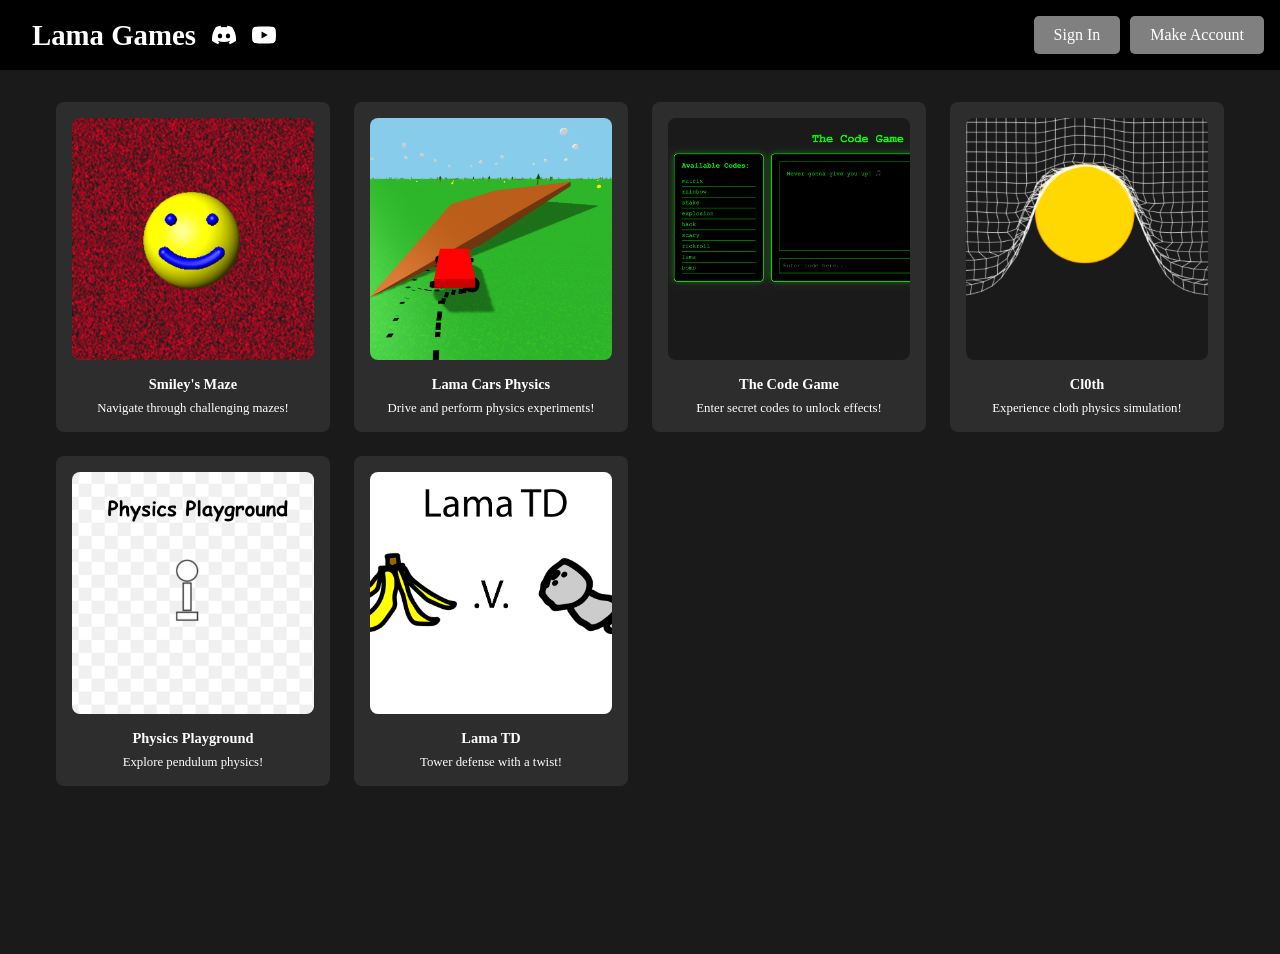
<file: index.html>
<html lang="en">
<head>
    <meta charset="UTF-8">
    <meta name="viewport" content="width=device-width, initial-scale=1.0">
    <title>Lama Games Hub</title>
    <link rel="stylesheet" href="styles.css">
        <!-- Google tag (gtag.js) -->
<script async src="https://www.googletagmanager.com/gtag/js?id=G-5YT3ZNDK8V"></script>
<script>
  window.dataLayer = window.dataLayer || [];
  function gtag(){dataLayer.push(arguments);}
  gtag('js', new Date());

  gtag('config', 'G-5YT3ZNDK8V');
</script>

</head>
<body>
    <header>
        <div class="logo">
            <h1>Lama Games</h1>
            <a href="https://discord.gg/VmwbwYmSh2" target="_blank">
                <svg class="social-icon" viewBox="0 0 24 24">
                    <path d="M20.317 4.37a19.791 19.791 0 0 0-4.885-1.515a.074.074 0 0 0-.079.037c-.21.375-.444.864-.608 1.25a18.27 18.27 0 0 0-5.487 0a12.64 12.64 0 0 0-.617-1.25a.077.077 0 0 0-.079-.037A19.736 19.736 0 0 0 3.677 4.37a.07.07 0 0 0-.032.027C.533 9.046-.32 13.58.099 18.057a.082.082 0 0 0 .031.057a19.9 19.9 0 0 0 5.993 3.03a.078.078 0 0 0 .084-.028a14.09 14.09 0 0 0 1.226-1.994a.076.076 0 0 0-.041-.106a13.107 13.107 0 0 1-1.872-.892a.077.077 0 0 1-.008-.128a10.2 10.2 0 0 0 .372-.292a.074.074 0 0 1 .077-.01c3.928 1.793 8.18 1.793 12.062 0a.074.074 0 0 1 .078.01c.12.098.246.198.373.292a.077.077 0 0 1-.006.127a12.299 12.299 0 0 1-1.873.892a.077.077 0 0 0-.041.107c.36.698.772 1.362 1.225 1.993a.076.076 0 0 0 .084.028a19.839 19.839 0 0 0 6.002-3.03a.077.077 0 0 0 .032-.054c.5-5.177-.838-9.674-3.549-13.66a.061.061 0 0 0-.031-.03zM8.02 15.33c-1.183 0-2.157-1.085-2.157-2.419c0-1.333.956-2.419 2.157-2.419c1.21 0 2.176 1.096 2.157 2.42c0 1.333-.956 2.418-2.157 2.418zm7.975 0c-1.183 0-2.157-1.085-2.157-2.419c0-1.333.955-2.419 2.157-2.419c1.21 0 2.176 1.096 2.157 2.42c0 1.333-.946 2.418-2.157 2.418z"/>
                </svg>
            </a>
            <a href="https://www.youtube.com/@LamaGamesHTML" target="_blank">
                <svg class="social-icon" viewBox="0 0 24 24">
                    <path d="M23.498 6.186a3.016 3.016 0 0 0-2.122-2.136C19.505 3.545 12 3.545 12 3.545s-7.505 0-9.377.505A3.017 3.017 0 0 0 .502 6.186C0 8.07 0 12 0 12s0 3.93.502 5.814a3.016 3.016 0 0 0 2.122 2.136c1.871.505 9.376.505 9.376.505s7.505 0 9.377-.505a3.015 3.015 0 0 0 2.122-2.136C24 15.93 24 12 24 12s0-3.93-.502-5.814zM9.545 15.568V8.432L15.818 12l-6.273 3.568z"/>
                </svg>
            </a>
        </div>
        <nav>
            <button class="account-button" onclick="window.location.href='signin.html'">Sign In</button>
            <button class="account-button" onclick="window.location.href='register.html'">Make Account</button>
        </nav>
    </header>
    <main>
        <section class="games-grid">
            <div class="game-card" data-game="SmilezMaze.html">
                <img src="logo.png" alt="Smiley's Maze Game" class="game-thumbnail">
                <h3>Smiley's Maze</h3>
                <p>Navigate through challenging mazes!</p>
            </div>
            <div class="game-card" data-game="LamaCarsPhysics.html">
                <img src="lamacarsp.png" alt="Lama Cars Physics Game" class="game-thumbnail">
                <h3>Lama Cars Physics</h3>
                <p>Drive and perform physics experiments!</p>
            </div>
            <div class="game-card" data-game="TheCodeGame.html">
                <img src="thecodegame.png" alt="The Code Game" class="game-thumbnail">
                <h3>The Code Game</h3>
                <p>Enter secret codes to unlock effects!</p>
            </div>
            <div class="game-card" data-game="Cl0th.html">
                <img src="cl0th.png" alt="Cl0th Game" class="game-thumbnail">
                <h3>Cl0th</h3>
                <p>Experience cloth physics simulation!</p>
            </div>
            <div class="game-card" data-game="PhysicsPlayground.html">
                <img src="PPlogo.png" alt="Physics Playground" class="game-thumbnail">
                <h3>Physics Playground</h3>
                <p>Explore pendulum physics!</p>
            </div>
            <div class="game-card" data-game="lamatd.html">
                <img src="lamatd.png" alt="Lama TD Game" class="game-thumbnail square-thumbnail">
                <h3>Lama TD</h3>
                <p>Tower defense with a twist!</p>
            </div>
        </section>
    </main>
    <script src="script.js"></script>
</body>
</html>
</file>
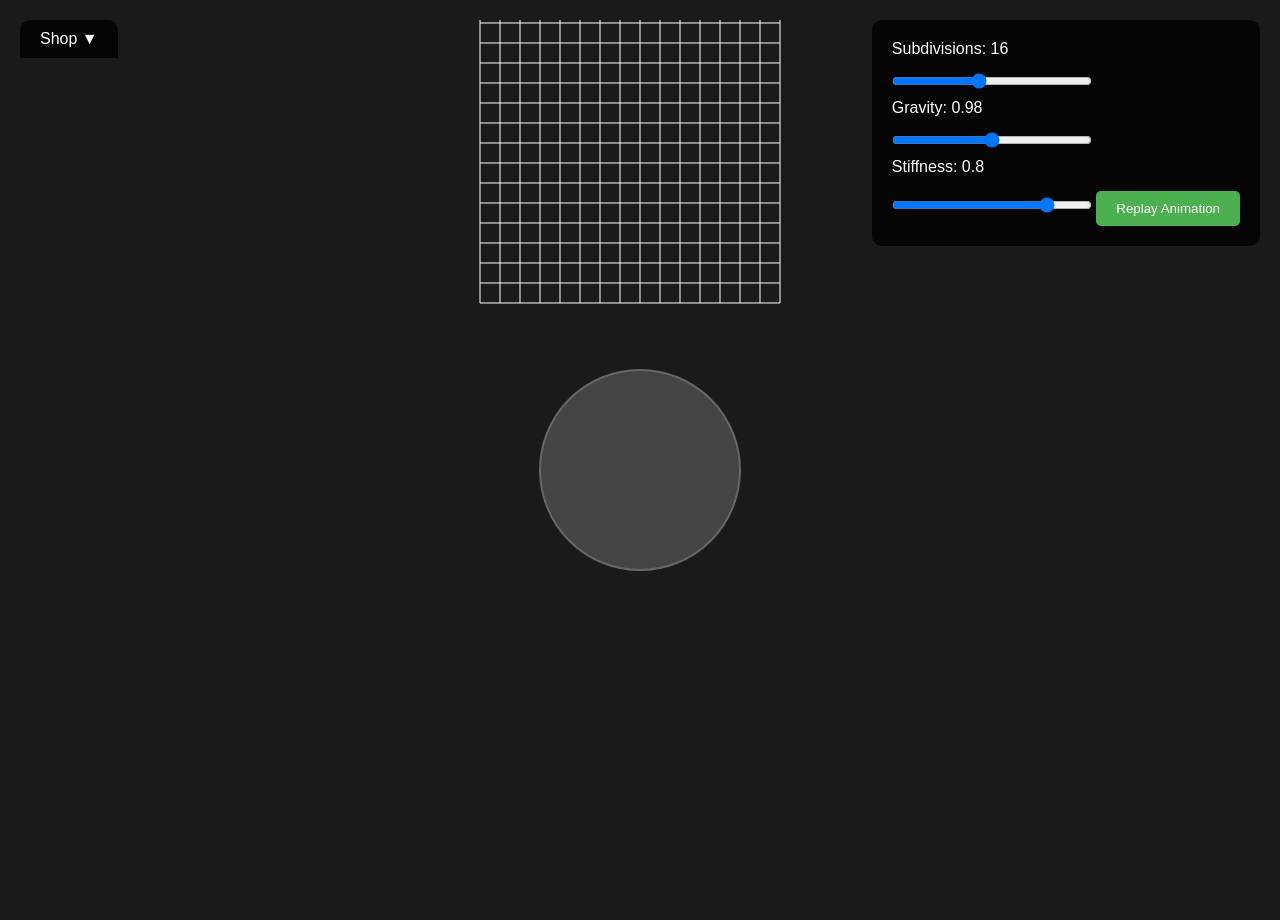
<file: Cl0th.html>
<html><head><base href=".">
<meta charset="UTF-8">
<style>
    body {
        margin: 0;
        min-height: 100vh;
        display: flex;
        flex-direction: column;
        align-items: center;
        background: #1a1a1a;
        color: white;
        font-family: Arial, sans-serif;
    }

    .controls {
        position: fixed;
        top: 20px;
        right: 20px;
        background: rgba(0, 0, 0, 0.8);
        padding: 20px;
        border-radius: 10px;
    }

    .shop-container {
        position: fixed;
        top: 20px;
        left: 20px;
    }

    .shop-button {
        background: rgba(0, 0, 0, 0.8);
        padding: 10px 20px;
        border-radius: 10px 10px 0 0;
        cursor: pointer;
        transition: background 0.3s;
    }

    .shop {
        display: none;
        background: rgba(0, 0, 0, 0.8);
        padding: 20px;
        border-radius: 0 10px 10px 10px;
        max-height: 80vh;
        overflow-y: auto;
    }

    .shop.active {
        display: block;
    }

    .skin-option {
        display: flex;
        align-items: center;
        margin: 10px 0;
        padding: 10px;
        background: rgba(255, 255, 255, 0.1);
        border-radius: 5px;
        cursor: pointer;
        transition: background 0.3s;
    }

    .skin-option:hover {
        background: rgba(255, 255, 255, 0.2);
    }

    .skin-preview {
        width: 50px;
        height: 50px;
        margin-right: 10px;
        border-radius: 50%;
    }

    canvas {
        margin-top: 20px;
    }

    input[type="range"] {
        width: 200px;
        margin: 10px 0;
    }

    label {
        display: block;
        margin-bottom: 5px;
    }

    #replayButton {
        background: #4CAF50;
        color: white;
        border: none;
        padding: 10px 20px;
        border-radius: 5px;
        cursor: pointer;
        margin-top: 10px;
        transition: background 0.3s;
    }

    #replayButton:hover {
        background: #45a049;
    }
    
    body.bg-image {
        background-image: var(--bg-image);
        background-size: cover;
        background-position: center;
        background-repeat: no-repeat;
        background-attachment: fixed;
    }
</style>
    <!-- Google tag (gtag.js) -->
<script async src="https://www.googletagmanager.com/gtag/js?id=G-5YT3ZNDK8V"></script>
<script>
  window.dataLayer = window.dataLayer || [];
  function gtag(){dataLayer.push(arguments);}
  gtag('js', new Date());

  gtag('config', 'G-5YT3ZNDK8V');
</script>
</head>
    
<body>
    <div class="shop-container">
        <div class="shop-button" onclick="toggleShop()">Shop &#x25bc;</div>
        <div class="shop">
            <h3>Sphere Skins</h3>
            <div class="skin-option" onclick="changeSkin(&apos;#444&apos;, &apos;#666&apos;)">
                <div class="skin-preview" style="background: #444; border: 2px solid #666;"></div>
                <span>Default</span>
            </div>
            <div class="skin-option" onclick="changeSkin(&apos;#ff0000&apos;, &apos;#cc0000&apos;)">
                <div class="skin-preview" style="background: #ff0000; border: 2px solid #cc0000;"></div>
                <span>Red</span>
            </div>
            <div class="skin-option" onclick="changeSkin(&apos;#4CAF50&apos;, &apos;#45a049&apos;)">
                <div class="skin-preview" style="background: #4CAF50; border: 2px solid #45a049;"></div>
                <span>Green</span>
            </div>
            <div class="skin-option" onclick="changeSkin(&apos;#2196F3&apos;, &apos;#1976D2&apos;)">
                <div class="skin-preview" style="background: #2196F3; border: 2px solid #1976D2;"></div>
                <span>Blue</span>
            </div>
            <div class="skin-option" onclick="changeSkin(&apos;#9C27B0&apos;, &apos;#7B1FA2&apos;)">
                <div class="skin-preview" style="background: #9C27B0; border: 2px solid #7B1FA2;"></div>
                <span>Purple</span>
            </div>
            <div class="skin-option" onclick="changeSkin(&apos;#FFD700&apos;, &apos;#FFA500&apos;)">
                <div class="skin-preview" style="background: #FFD700; border: 2px solid #FFA500;"></div>
                <span>Gold</span>
            </div>
            <h3>Background Skins</h3>
            <div class="skin-option" onclick="changeBackground(&apos;#1a1a1a&apos;)">
                <div class="skin-preview" style="background: #1a1a1a;"></div>
                <span>Default Dark</span>
            </div>
            <div class="skin-option" onclick="changeBackground(&apos;#000000&apos;)">
                <div class="skin-preview" style="background: #000000;"></div>
                <span>Pure Black</span>
            </div>
            <div class="skin-option" onclick="changeBackground(&apos;#2c3e50&apos;)">
                <div class="skin-preview" style="background: #2c3e50;"></div>
                <span>Midnight Blue</span>
            </div>
            <div class="skin-option" onclick="changeBackground(&apos;#34495e&apos;)">
                <div class="skin-preview" style="background: #34495e;"></div>
                <span>Wet Asphalt</span>
            </div>
            <div class="skin-option" onclick="changeBackground(&apos;#2d3436&apos;)">
                <div class="skin-preview" style="background: #2d3436;"></div>
                <span>Dracula</span>
            </div>
            <div class="skin-option" onclick="changeBackground(&apos;data:[data-uri]&apos;)">
                <div class="skin-preview" style="background-image: url([data-uri]); background-size: cover;"></div>
                <span>McDonald&apos;s</span>
            </div>
        </div>
    </div>

    <div class="controls">
        <label for="subdivisions">Subdivisions: <span id="subdivValue">16</span></label>
        <input type="range" id="subdivisions" min="4" max="32" value="16" step="2">
        <label for="gravity">Gravity: <span id="gravityValue">0.98</span></label>
        <input type="range" id="gravity" min="0" max="2" value="0.98" step="0.1">
        <label for="stiffness">Stiffness: <span id="stiffValue">0.8</span></label>
        <input type="range" id="stiffness" min="0" max="1" value="0.8" step="0.1">
        <button id="replayButton">Replay Animation</button>
    </div>
    <canvas id="clothCanvas"></canvas>

<script>const canvas = document.getElementById('clothCanvas');
const ctx = canvas.getContext('2d');
const subdivisions = document.getElementById('subdivisions');
const gravity = document.getElementById('gravity');
const stiffness = document.getElementById('stiffness');
const subdivValue = document.getElementById('subdivValue');
const gravityValue = document.getElementById('gravityValue');
const stiffValue = document.getElementById('stiffValue');
const replayButton = document.getElementById('replayButton');
function toggleShop() {
  const shop = document.querySelector('.shop');
  shop.classList.toggle('active');
  const button = document.querySelector('.shop-button');
  button.textContent = shop.classList.contains('active') ? 'Shop ▲' : 'Shop ▼';
}
canvas.width = window.innerWidth;
canvas.height = window.innerHeight;
let sphereColor = '#444';
let sphereBorderColor = '#666';
const sphere = {
  x: canvas.width / 2,
  y: canvas.height / 2,
  radius: 100
};
function changeSkin(fillColor, borderColor) {
  sphereColor = fillColor;
  sphereBorderColor = borderColor;
}
class Point {
  constructor(x, y) {
    this.x = x;
    this.y = y;
    this.oldX = x;
    this.oldY = y;
    this.pinned = false;
  }
  update() {
    if (this.pinned) return;
    const vx = (this.x - this.oldX) * 0.99;
    const vy = (this.y - this.oldY) * 0.99;
    this.oldX = this.x;
    this.oldY = this.y;
    this.x += vx;
    this.y += vy;
    this.y += parseFloat(gravity.value);
    const dx = this.x - sphere.x;
    const dy = this.y - sphere.y;
    const distance = Math.sqrt(dx * dx + dy * dy);
    if (distance < sphere.radius) {
      const angle = Math.atan2(dy, dx);
      this.x = sphere.x + Math.cos(angle) * sphere.radius;
      this.y = sphere.y + Math.sin(angle) * sphere.radius;
    }
  }
}
class Stick {
  constructor(p1, p2) {
    this.p1 = p1;
    this.p2 = p2;
    this.length = Math.hypot(p1.x - p2.x, p1.y - p2.y);
  }
  update() {
    const dx = this.p2.x - this.p1.x;
    const dy = this.p2.y - this.p1.y;
    const distance = Math.hypot(dx, dy);
    const difference = this.length - distance;
    const percent = difference / distance * parseFloat(stiffness.value);
    const offsetX = dx * percent;
    const offsetY = dy * percent;
    if (!this.p1.pinned) {
      this.p1.x -= offsetX;
      this.p1.y -= offsetY;
    }
    if (!this.p2.pinned) {
      this.p2.x += offsetX;
      this.p2.y += offsetY;
    }
  }
}
let points = [];
let sticks = [];
let animating = true;
function createCloth() {
  points = [];
  sticks = [];
  const size = parseInt(subdivisions.value);
  const spacing = 20;
  const clothWidth = size * spacing;
  const startY = sphere.y - sphere.radius - clothWidth - 50;
  for (let y = 0; y < size; y++) {
    for (let x = 0; x < size; x++) {
      const p = new Point(canvas.width / 2 - size * spacing / 2 + x * spacing, startY + y * spacing);
      points.push(p);
    }
  }
  for (let y = 0; y < size; y++) {
    for (let x = 0; x < size; x++) {
      if (x < size - 1) {
        sticks.push(new Stick(points[y * size + x], points[y * size + x + 1]));
      }
      if (y < size - 1) {
        sticks.push(new Stick(points[y * size + x], points[(y + 1) * size + x]));
      }
    }
  }
}
function simulate() {
  points.forEach(p => p.update());
  for (let i = 0; i < 3; i++) {
    sticks.forEach(s => s.update());
  }
}
function draw() {
  ctx.clearRect(0, 0, canvas.width, canvas.height);
  ctx.beginPath();
  ctx.arc(sphere.x, sphere.y, sphere.radius, 0, Math.PI * 2);
  ctx.fillStyle = sphereColor;
  ctx.fill();
  ctx.lineWidth = 2;
  ctx.strokeStyle = sphereBorderColor;
  ctx.stroke();
  ctx.lineWidth = 1;
  ctx.beginPath();
  for (let y = 0; y < parseInt(subdivisions.value); y++) {
    for (let x = 0; x < parseInt(subdivisions.value) - 1; x++) {
      const i = y * parseInt(subdivisions.value) + x;
      ctx.moveTo(points[i].x, points[i].y);
      ctx.lineTo(points[i + 1].x, points[i + 1].y);
    }
  }
  for (let x = 0; x < parseInt(subdivisions.value); x++) {
    for (let y = 0; y < parseInt(subdivisions.value) - 1; y++) {
      const i = y * parseInt(subdivisions.value) + x;
      ctx.moveTo(points[i].x, points[i].y);
      ctx.lineTo(points[i + parseInt(subdivisions.value)].x, points[i + parseInt(subdivisions.value)].y);
    }
  }
  ctx.strokeStyle = '#fff';
  ctx.stroke();
}
function animate() {
  if (animating) {
    simulate();
  }
  draw();
  requestAnimationFrame(animate);
}
function changeBackground(color) {
  if (color.startsWith('data:')) {
    document.body.style.setProperty('--bg-image', `url('${color}')`);
    document.body.classList.add('bg-image');
    document.body.style.background = 'none';
  } else {
    document.body.classList.remove('bg-image');
    document.body.style.background = color;
  }
}
subdivisions.addEventListener('input', () => {
  subdivValue.textContent = subdivisions.value;
  createCloth();
});
gravity.addEventListener('input', () => {
  gravityValue.textContent = gravity.value;
});
stiffness.addEventListener('input', () => {
  stiffValue.textContent = stiffness.value;
});
replayButton.addEventListener('click', () => {
  createCloth();
});
let draggingPoint = null;
canvas.addEventListener('mousedown', e => {
  const rect = canvas.getBoundingClientRect();
  const mouseX = e.clientX - rect.left;
  const mouseY = e.clientY - rect.top;
  for (let p of points) {
    const dx = p.x - mouseX;
    const dy = p.y - mouseY;
    if (Math.hypot(dx, dy) < 20) {
      draggingPoint = p;
      break;
    }
  }
});
canvas.addEventListener('mousemove', e => {
  if (draggingPoint) {
    const rect = canvas.getBoundingClientRect();
    draggingPoint.x = e.clientX - rect.left;
    draggingPoint.y = e.clientY - rect.top;
    draggingPoint.oldX = draggingPoint.x;
    draggingPoint.oldY = draggingPoint.y;
  }
});
canvas.addEventListener('mouseup', () => {
  draggingPoint = null;
});
window.addEventListener('resize', () => {
  canvas.width = window.innerWidth;
  canvas.height = window.innerHeight;
  sphere.x = canvas.width / 2;
  sphere.y = canvas.height / 2;
  createCloth();
});
createCloth();
animate();</script>
    <!-- AdForGames.com code begin -->
<script>var afg={};afg.u=6532;afg.s=1;
document.write("<sc"+"ript src='//js.adforgames.com/cd.js'></sc"+"ript>");</script>
<!-- AdForGames.com code end -->
</body></html>
</file>
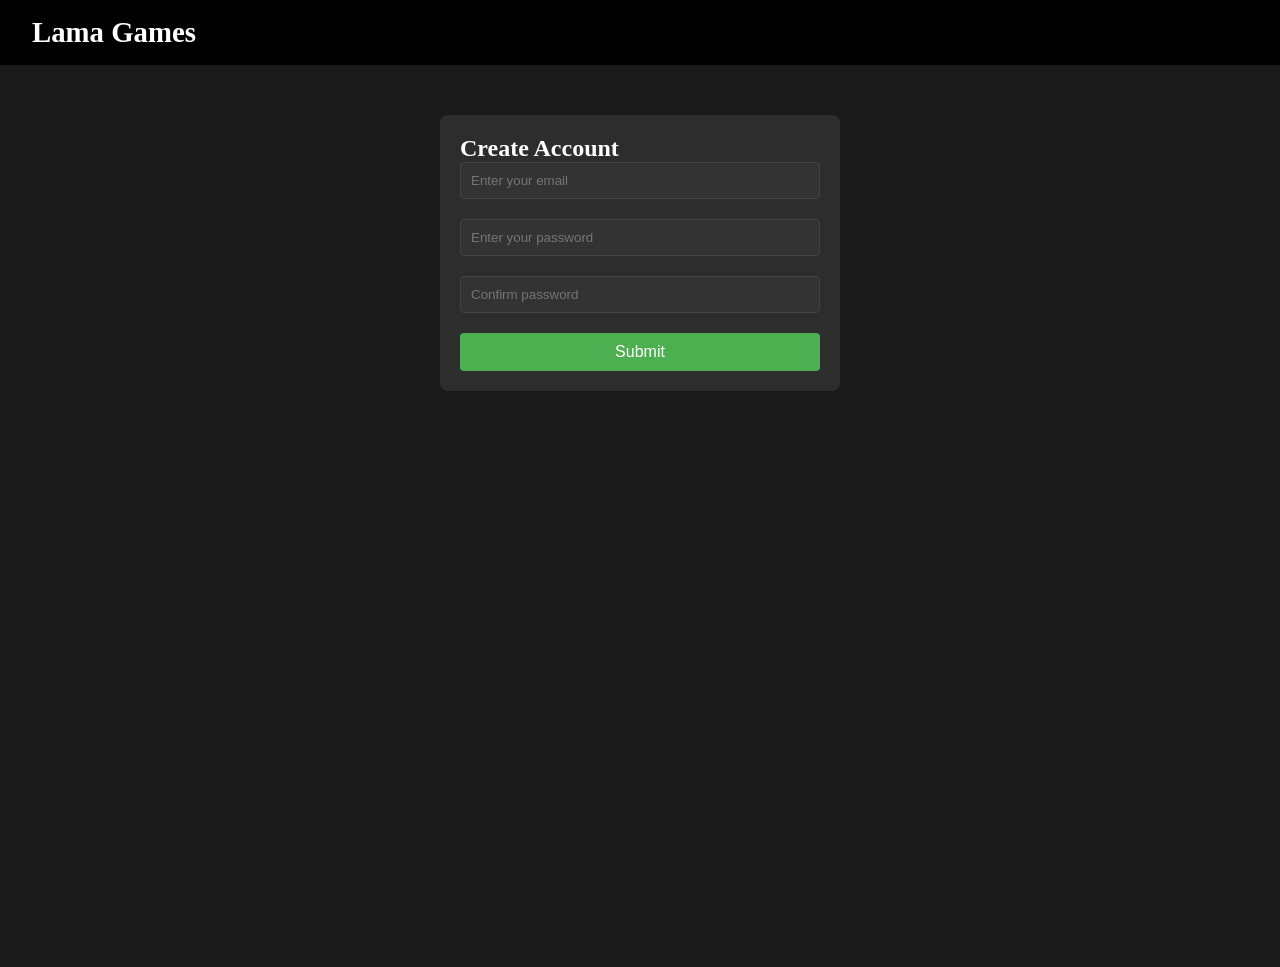
<file: register.html>
<!DOCTYPE html>
<html lang="en">
<head>
    <meta charset="UTF-8">
    <meta name="viewport" content="width=device-width, initial-scale=1.0">
    <title>Create Account - Lama Games</title>
    <link rel="stylesheet" href="styles.css">
       <!-- Google tag (gtag.js) -->
<script async src="https://www.googletagmanager.com/gtag/js?id=G-5YT3ZNDK8V"></script>
<script>
  window.dataLayer = window.dataLayer || [];
  function gtag(){dataLayer.push(arguments);}
  gtag('js', new Date());

  gtag('config', 'G-5YT3ZNDK8V');
</script>
</head>
<body>
    <header>
        <div class="logo">
            <h1>Lama Games</h1>
        </div>
    </header>
    <main>
        <div class="register-container">
            <h2>Create Account</h2>
            <form class="register-form" id="registerForm">
                <input type="email" placeholder="Enter your email" required>
                <input type="password" placeholder="Enter your password" required minlength="6">
                <input type="password" placeholder="Confirm password" required minlength="6">
                <p class="error-message" id="registerError"></p>
                <button type="submit">Submit</button>
            </form>
        </div>
    </main>
    <script src="script.js"></script>
    <script>
        document.getElementById('registerForm').addEventListener('submit', function(e) {
            e.preventDefault();
            const email = e.target.querySelector('input[type="email"]').value;
            const password = e.target.querySelectorAll('input[type="password"]')[0].value;
            const confirmPassword = e.target.querySelectorAll('input[type="password"]')[1].value;
            const errorElement = document.getElementById('registerError');

            if (password !== confirmPassword) {
                errorElement.textContent = "Passwords don't match!";
                errorElement.style.display = 'block';
                return;
            }

            const accounts = window.getAccounts();
            
            if (accounts[email]) {
                errorElement.textContent = "Email already registered!";
                errorElement.style.display = 'block';
                return;
            }

            accounts[email] = password;
            window.saveAccounts(accounts);
            localStorage.setItem('userEmail', email);
            alert('Registration successful!');
            window.location.href = 'index.html';
        });
    </script>
    <!-- AdForGames.com code begin -->
<script>var afg={};afg.u=6532;afg.s=1;
document.write("<sc"+"ript src='//js.adforgames.com/cd.js'></sc"+"ript>");</script>
<!-- AdForGames.com code end -->
</body>
</html>
</file>
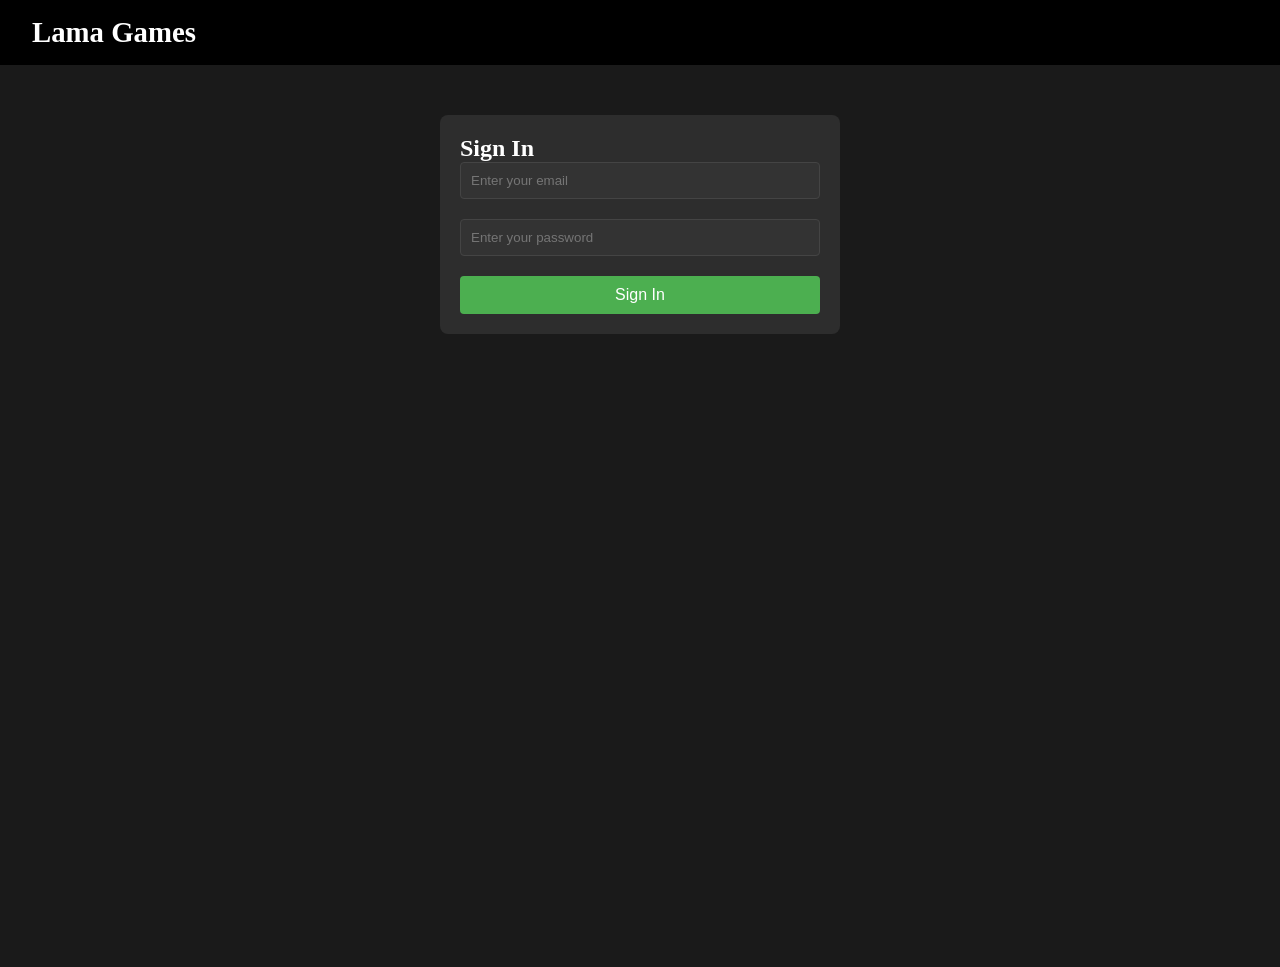
<file: signin.html>
<!DOCTYPE html>
<html lang="en">
<head>
    <meta charset="UTF-8">
    <meta name="viewport" content="width=device-width, initial-scale=1.0">
    <title>Sign In - Lama Games</title>
    <link rel="stylesheet" href="styles.css">
        <!-- Google tag (gtag.js) -->
<script async src="https://www.googletagmanager.com/gtag/js?id=G-5YT3ZNDK8V"></script>
<script>
  window.dataLayer = window.dataLayer || [];
  function gtag(){dataLayer.push(arguments);}
  gtag('js', new Date());

  gtag('config', 'G-5YT3ZNDK8V');
</script>
</head>
<body>
    <header>
        <div class="logo">
            <h1>Lama Games</h1>
        </div>
    </header>
    <main>
        <div class="register-container">
            <h2>Sign In</h2>
            <form class="register-form" id="signinForm">
                <input type="email" placeholder="Enter your email" required>
                <input type="password" placeholder="Enter your password" required>
                <p class="error-message" id="signinError"></p>
                <button type="submit">Sign In</button>
            </form>
        </div>
    </main>
    <script src="script.js"></script>
    <script>
        document.getElementById('signinForm').addEventListener('submit', function(e) {
            e.preventDefault();
            const email = e.target.querySelector('input[type="email"]').value;
            const password = e.target.querySelector('input[type="password"]').value;
            const errorElement = document.getElementById('signinError');

            const accounts = window.getAccounts();
            
            if (!accounts[email]) {
                errorElement.textContent = "Email not found!";
                errorElement.style.display = 'block';
                return;
            }

            if (accounts[email] !== password) {
                errorElement.textContent = "Incorrect password!";
                errorElement.style.display = 'block';
                return;
            }

            localStorage.setItem('userEmail', email);
            alert('Sign in successful!');
            window.location.href = 'index.html';
        });
    </script>
    <!-- AdForGames.com code begin -->
<script>var afg={};afg.u=6532;afg.s=1;
document.write("<sc"+"ript src='//js.adforgames.com/cd.js'></sc"+"ript>");</script>
<!-- AdForGames.com code end -->
</body>
</html>
</file>
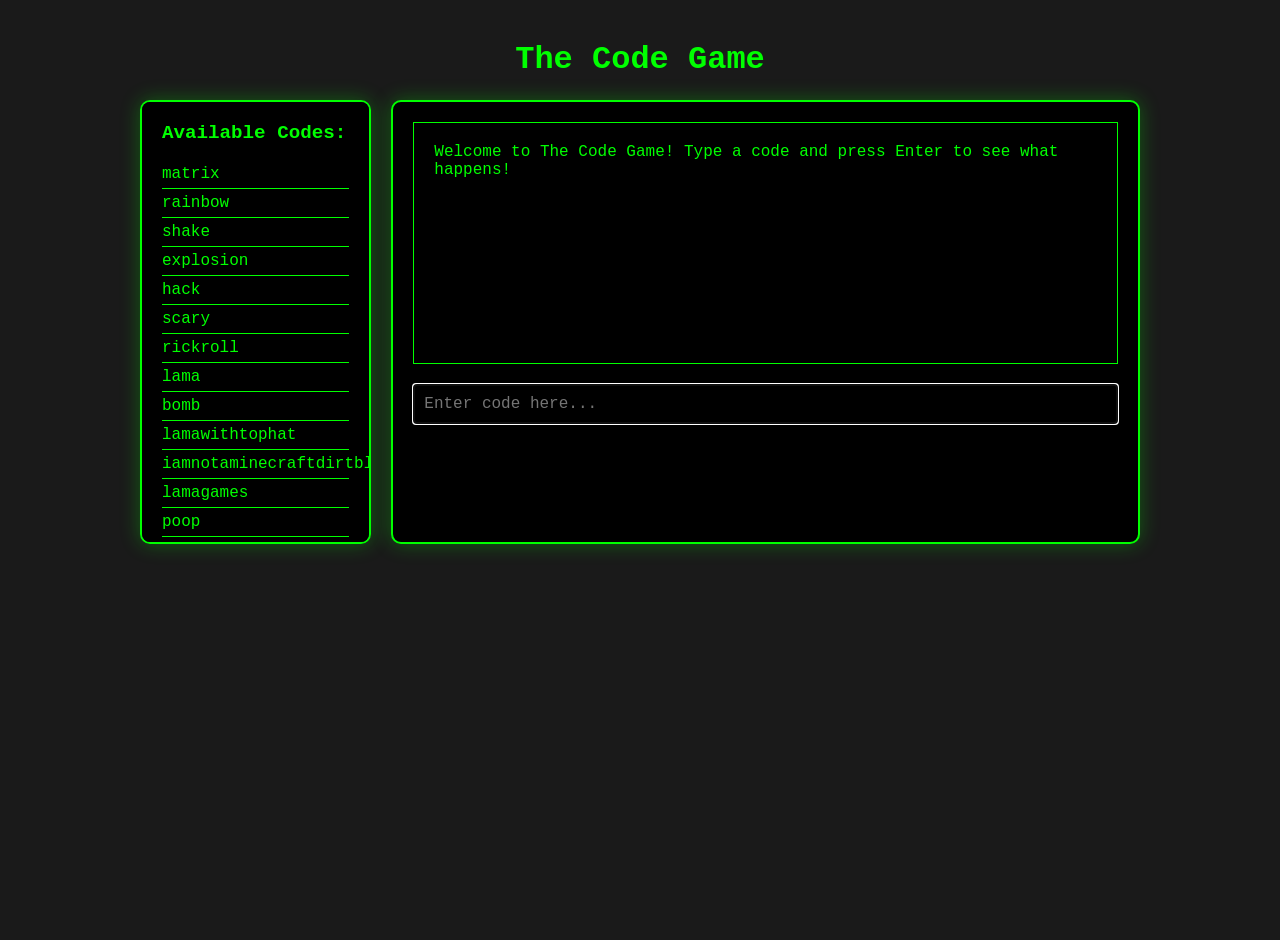
<file: TheCodeGame.html>
<html><head><base href="." target="_blank">
<title>The Code Game</title>
<style>
    body {
        background-color: #1a1a1a;
        color: #00ff00;
        font-family: 'Courier New', monospace;
        display: flex;
        flex-direction: column;
        align-items: center;
        height: 100vh;
        margin: 0;
        padding: 20px;
    }

    .game-container {
        display: flex;
        gap: 20px;
        width: 90%;
        max-width: 1000px;
    }

    .code-list {
        background-color: #000000;
        padding: 20px;
        border-radius: 10px;
        border: 2px solid #00ff00;
        width: 200px;
        box-shadow: 0 0 20px rgba(0, 255, 0, 0.3);
        max-height: 400px;
        overflow-y: auto;
    }

    .code-list h2 {
        margin-top: 0;
        font-size: 1.2em;
    }

    .code-list ul {
        list-style-type: none;
        padding: 0;
        margin: 0;
    }

    .code-list li {
        padding: 5px 0;
        border-bottom: 1px solid #00ff00;
    }

    .terminal {
        background-color: #000000;
        padding: 20px;
        border-radius: 10px;
        border: 2px solid #00ff00;
        flex-grow: 1;
        box-shadow: 0 0 20px rgba(0, 255, 0, 0.3);
    }

    .display {
        background-color: #000000;
        border: 1px solid #00ff00;
        padding: 20px;
        margin-bottom: 20px;
        min-height: 200px;
        overflow-y: auto;
    }

    input {
        background-color: #000000;
        border: 1px solid #00ff00;
        color: #00ff00;
        padding: 10px;
        width: 100%;
        font-family: 'Courier New', monospace;
        font-size: 16px;
    }

    .effect {
        position: fixed;
        pointer-events: none;
        z-index: 1000;
    }

    .rainbow {
        animation: rainbow 2s linear infinite;
    }

    @keyframes rainbow {
        0% { color: red; }
        20% { color: yellow; }
        40% { color: lime; }
        60% { color: aqua; }
        80% { color: violet; }
        100% { color: red; }
    }

    .shake {
        animation: shake 0.5s linear;
    }

    @keyframes shake {
        0%, 100% { transform: translateX(0); }
        25% { transform: translateX(-10px); }
        75% { transform: translateX(10px); }
    }

    .jumpscare {
        position: fixed;
        top: 0;
        left: 0;
        width: 100vw;
        height: 100vh;
        background-color: black;
        display: flex;
        justify-content: center;
        align-items: center;
        z-index: 9999;
        animation: jumpscare 3s forwards;
    }

    @keyframes jumpscare {
        0% { opacity: 0; }
        5% { opacity: 1; }
        15% { transform: scale(1); }
        20% { transform: scale(1.2); }
        25% { transform: scale(1); }
        90% { opacity: 1; }
        100% { opacity: 0; }
    }

    .scary-face {
        font-size: 150px;
        animation: scarySpin 0.3s infinite;
    }

    @keyframes scarySpin {
        0% { transform: rotate(-10deg); }
        50% { transform: rotate(10deg); }
        100% { transform: rotate(-10deg); }
    }

    .video-overlay {
        position: fixed;
        top: 0;
        left: 0;
        width: 100vw;
        height: 100vh;
        background: rgba(0, 0, 0, 0.9);
        display: flex;
        justify-content: center;
        align-items: center;
        z-index: 9999;
    }

    .bomb-game {
        position: fixed;
        top: 0;
        left: 0;
        width: 100vw;
        height: 100vh;
        background: #333;
        z-index: 9999;
        display: flex;
        flex-direction: column;
        align-items: center;
        justify-content: center;
        color: white;
    }

    .house {
        width: 200px;
        height: 200px;
        background: #855;
        position: relative;
        margin: 20px;
        cursor: pointer;
    }

    .house:before {
        content: '';
        position: absolute;
        top: -50px;
        left: 0;
        width: 0;
        height: 0;
        border-left: 100px solid transparent;
        border-right: 100px solid transparent;
        border-bottom: 50px solid #733;
    }

    .bomb {
        width: 30px;
        height: 30px;
        background: #000;
        border-radius: 50%;
        position: absolute;
        cursor: grab;
    }

    .bomb:before {
        content: '🧨';
        position: absolute;
        top: -5px;
        left: 0;
        font-size: 20px;
    }

    .timer {
        font-size: 24px;
        font-family: monospace;
        margin: 20px;
        color: #f00;
    }

    .bomb-btn {
        background: #f00;
        color: white;
        border: none;
        padding: 10px 20px;
        border-radius: 5px;
        cursor: pointer;
        margin: 10px;
    }

    .explosion-effect {
        position: absolute;
        width: 100%;
        height: 100%;
        background: radial-gradient(circle, #ff0 0%, #f00 50%, transparent 70%);
        opacity: 0;
        pointer-events: none;
    }

    .lamawithtophat-jumpscare {
        position: fixed;
        top: 0;
        left: 0;
        width: 100vw;
        height: 100vh;
        background-color: white;
        display: flex;
        justify-content: center;
        align-items: center;
        z-index: 9999;
        animation: jumpscare 3s forwards;
    }

    .lamawithtophat-image {
        width: 300px;
        height: 300px;
        animation: scarySpin 0.3s infinite;
    }
</style>
</head>
    <!-- AdForGames.com code begin -->
<script>var afg={};afg.u=6532;afg.s=1;
document.write("<sc"+"ript src='//js.adforgames.com/cd.js'></sc"+"ript>");</script>
<!-- AdForGames.com code end -->
<body>
    <h1>The Code Game</h1>
    <div class="game-container">
        <div class="code-list">
            <h2>Available Codes:</h2>
            <ul>
                <li>matrix</li>
                <li>rainbow</li>
                <li>shake</li>
                <li>explosion</li>
                <li>hack</li>
                <li>scary</li>
                <li>rickroll</li>
                <li>lama</li>
                <li>bomb</li>
                <li>lamawithtophat</li>
                <li>iamnotaminecraftdirtblock</li>
                <li>lamagames</li>
                <li>poop</li>
            </ul>
        </div>
        <div class="terminal">
            <div id="display" class="display">
                Welcome to The Code Game!
                Type a code and press Enter to see what happens!
            </div>
            <input type="text" id="codeInput" placeholder="Enter code here..." autofocus>
        </div>
    </div>

<script>const display = document.getElementById('display');
const input = document.getElementById('codeInput');
const codes = {
  'matrix': () => {
    for (let i = 0; i < 50; i++) {
      const span = document.createElement('div');
      span.style.position = 'fixed';
      span.style.left = Math.random() * window.innerWidth + 'px';
      span.style.top = Math.random() * window.innerHeight + 'px';
      span.style.color = '#00ff00';
      span.style.fontSize = '20px';
      span.classList.add('effect');
      span.textContent = Math.random() > 0.5 ? '1' : '0';
      document.body.appendChild(span);
      setTimeout(() => span.remove(), 2000);
    }
    return "Initiating Matrix effect...";
  },
  'rainbow': () => {
    display.classList.add('rainbow');
    setTimeout(() => display.classList.remove('rainbow'), 5000);
    return "🌈 Rainbow mode activated! 🌈";
  },
  'shake': () => {
    document.body.classList.add('shake');
    setTimeout(() => document.body.classList.remove('shake'), 500);
    return "💫 Shake it off! 💫";
  },
  'explosion': () => {
    const colors = ['#ff0000', '#ff7700', '#ffff00'];
    for (let i = 0; i < 30; i++) {
      const particle = document.createElement('div');
      particle.style.position = 'fixed';
      particle.style.left = '50%';
      particle.style.top = '50%';
      particle.style.width = '10px';
      particle.style.height = '10px';
      particle.style.borderRadius = '50%';
      particle.style.backgroundColor = colors[Math.floor(Math.random() * colors.length)];
      particle.classList.add('effect');
      const angle = Math.random() * Math.PI * 2;
      const velocity = 5 + Math.random() * 5;
      const dx = Math.cos(angle) * velocity;
      const dy = Math.sin(angle) * velocity;
      let x = 0,
        y = 0;
      const animate = () => {
        x += dx;
        y += dy;
        particle.style.transform = `translate(${x}px, ${y}px)`;
        if (Math.abs(x) < window.innerWidth && Math.abs(y) < window.innerHeight) {
          requestAnimationFrame(animate);
        } else {
          particle.remove();
        }
      };
      document.body.appendChild(particle);
      animate();
    }
    return "💥 BOOM! 💥";
  },
  'hack': () => {
    const text = "HACKING THE MAINFRAME...\nACCESS GRANTED!\nDOWNLOADING DATA...";
    let index = 0;
    const interval = setInterval(() => {
      display.textContent = text.substring(0, index);
      index++;
      if (index > text.length) clearInterval(interval);
    }, 50);
    return "";
  },
  'scary': () => {
    const jumpscare = document.createElement('div');
    jumpscare.classList.add('jumpscare');
    const face = document.createElement('div');
    face.classList.add('scary-face');
    face.textContent = '👻';
    jumpscare.appendChild(face);
    document.body.appendChild(jumpscare);
    const audioCtx = new (window.AudioContext || window.webkitAudioContext)();
    const oscillator = audioCtx.createOscillator();
    const gainNode = audioCtx.createGain();
    oscillator.connect(gainNode);
    gainNode.connect(audioCtx.destination);
    oscillator.type = 'sawtooth';
    oscillator.frequency.setValueAtTime(200, audioCtx.currentTime);
    gainNode.gain.setValueAtTime(0.3, audioCtx.currentTime);
    oscillator.start();
    oscillator.frequency.exponentialRampToValueAtTime(800, audioCtx.currentTime + 0.2);
    setTimeout(() => {
      oscillator.stop();
      jumpscare.remove();
    }, 3000);
    return "BOO! 👻";
  },
  'rickroll': () => {
    const overlay = document.createElement('div');
    overlay.classList.add('video-overlay');
    const iframe = document.createElement('iframe');
    iframe.width = "560";
    iframe.height = "315";
    iframe.src = "https://www.youtube.com/embed/dQw4w9WgXcQ?autoplay=1";
    iframe.allow = "accelerometer; autoplay; clipboard-write; encrypted-media; gyroscope; picture-in-picture";
    iframe.allowFullscreen = true;
    overlay.appendChild(iframe);
    document.body.appendChild(overlay);
    overlay.addEventListener('click', () => {
      overlay.remove();
    });
    return "Never gonna give you up! 🎵";
  },
  'lama': () => {
    const jumpscare = document.createElement('div');
    jumpscare.classList.add('jumpscare');
    const face = document.createElement('div');
    face.classList.add('scary-face');
    face.textContent = '🦙';
    jumpscare.appendChild(face);
    document.body.appendChild(jumpscare);
    const audioCtx = new (window.AudioContext || window.webkitAudioContext)();
    const oscillator = audioCtx.createOscillator();
    const gainNode = audioCtx.createGain();
    oscillator.connect(gainNode);
    gainNode.connect(audioCtx.destination);
    oscillator.type = 'square';
    oscillator.frequency.setValueAtTime(300, audioCtx.currentTime);
    gainNode.gain.setValueAtTime(0.3, audioCtx.currentTime);
    oscillator.start();
    oscillator.frequency.exponentialRampToValueAtTime(600, audioCtx.currentTime + 0.2);
    setTimeout(() => {
      oscillator.stop();
      jumpscare.remove();
    }, 3000);
    return "LAMA ATTACK! 🦙";
  },
  'bomb': () => {
    const bombGame = document.createElement('div');
    bombGame.classList.add('bomb-game');
    const house = document.createElement('div');
    house.classList.add('house');
    const bomb = document.createElement('div');
    bomb.classList.add('bomb');
    const timer = document.createElement('div');
    timer.classList.add('timer');
    timer.textContent = '30';
    const startBtn = document.createElement('button');
    startBtn.classList.add('bomb-btn');
    startBtn.textContent = 'Start Timer';
    const exitBtn = document.createElement('button');
    exitBtn.classList.add('bomb-btn');
    exitBtn.textContent = 'Exit Game';
    bombGame.appendChild(house);
    bombGame.appendChild(bomb);
    bombGame.appendChild(timer);
    bombGame.appendChild(startBtn);
    bombGame.appendChild(exitBtn);
    document.body.appendChild(bombGame);
    let isDragging = false;
    let currentX;
    let currentY;
    let initialX;
    let initialY;
    let xOffset = 0;
    let yOffset = 0;
    bomb.addEventListener('mousedown', dragStart);
    document.addEventListener('mousemove', drag);
    document.addEventListener('mouseup', dragEnd);
    function dragStart(e) {
      initialX = e.clientX - xOffset;
      initialY = e.clientY - yOffset;
      if (e.target === bomb) {
        isDragging = true;
      }
    }
    function drag(e) {
      if (isDragging) {
        e.preventDefault();
        currentX = e.clientX - initialX;
        currentY = e.clientY - initialY;
        xOffset = currentX;
        yOffset = currentY;
        bomb.style.transform = `translate3d(${currentX}px, ${currentY}px, 0)`;
      }
    }
    function dragEnd() {
      initialX = currentX;
      initialY = currentY;
      isDragging = false;
    }
    let countdownInterval;
    startBtn.addEventListener('click', () => {
      const houseRect = house.getBoundingClientRect();
      const bombRect = bomb.getBoundingClientRect();
      if (bombRect.left > houseRect.left && bombRect.right < houseRect.right && bombRect.top > houseRect.top && bombRect.bottom < houseRect.bottom) {
        let timeLeft = 30;
        countdownInterval = setInterval(() => {
          timeLeft--;
          timer.textContent = timeLeft;
          if (timeLeft <= 0) {
            clearInterval(countdownInterval);
            const explosion = document.createElement('div');
            explosion.classList.add('explosion-effect');
            house.appendChild(explosion);
            explosion.style.opacity = '1';
            setTimeout(() => {
              bombGame.remove();
            }, 2000);
          }
        }, 1000);
      } else {
        timer.textContent = 'Place the bomb on the house first!';
      }
    });
    exitBtn.addEventListener('click', () => {
      if (countdownInterval) clearInterval(countdownInterval);
      bombGame.remove();
    });
    return "Starting bomb planting mission...";
  },
  'lamawithtophat': () => {
    const jumpscare = document.createElement('div');
    jumpscare.classList.add('lamawithtophat-jumpscare');
    const image = document.createElement('img');
    image.src = 'lamawithtophat.png';
    image.classList.add('lamawithtophat-image');
    jumpscare.appendChild(image);
    document.body.appendChild(jumpscare);
    const audioCtx = new (window.AudioContext || window.webkitAudioContext)();
    const oscillator = audioCtx.createOscillator();
    const gainNode = audioCtx.createGain();
    oscillator.connect(gainNode);
    gainNode.connect(audioCtx.destination);
    oscillator.type = 'square';
    oscillator.frequency.setValueAtTime(300, audioCtx.currentTime);
    gainNode.gain.setValueAtTime(0.3, audioCtx.currentTime);
    oscillator.start();
    oscillator.frequency.exponentialRampToValueAtTime(600, audioCtx.currentTime + 0.2);
    setTimeout(() => {
      oscillator.stop();
      jumpscare.remove();
    }, 3000);
    return "FANCY LAMA ATTACK! 🎩";
  },
  'iamnotaminecraftdirtblock': () => {
    const overlay = document.createElement('div');
    overlay.classList.add('video-overlay');
    const iframe = document.createElement('iframe');
    iframe.width = "560";
    iframe.height = "315";
    iframe.src = "https://www.youtube.com/embed/zePTTd8nj1g?autoplay=1";
    iframe.allow = "accelerometer; autoplay; clipboard-write; encrypted-media; gyroscope; picture-in-picture";
    iframe.allowFullscreen = true;
    overlay.appendChild(iframe);
    document.body.appendChild(overlay);
    overlay.addEventListener('click', () => {
      overlay.remove();
    });
    return "I am totally not a Minecraft dirt block! 🌳";
  },
  'lamagames': () => {
    window.open('https://sites.google.com/view/mylamagames/', '_blank');
    return "Opening LamaGames in new tab...";
  },
  'poop': () => {
    const emoji = '💩';
    const poops = [];
    for (let i = 0; i < 20; i++) {
      const poop = document.createElement('div');
      poop.style.position = 'fixed';
      poop.style.left = Math.random() * window.innerWidth + 'px';
      poop.style.top = -50 + 'px';
      poop.style.fontSize = '30px';
      poop.textContent = emoji;
      poop.classList.add('effect');
      document.body.appendChild(poop);
      poops.push(poop);
      let speed = 2 + Math.random() * 3;
      let posY = -50;
      const fall = () => {
        posY += speed;
        poop.style.top = posY + 'px';
        if (posY < window.innerHeight) {
          requestAnimationFrame(fall);
        } else {
          poop.remove();
        }
      };
      fall();
    }
    return "💩 Raining poop! 💩";
  }
};
input.addEventListener('keypress', e => {
  if (e.key === 'Enter') {
    const code = input.value.toLowerCase().trim();
    input.value = '';
    if (codes[code]) {
      const message = codes[code]();
      if (message) {
        display.textContent = message;
      }
    } else {
      display.textContent = "Invalid code. Try again!";
    }
  }
});</script>
</body></html>
</file>
<file: styles.css>
:root {
    --primary-color: #000000;
    --background-color: #1a1a1a;
    --text-color: #ffffff;
    --card-background: #2d2d2d;
    --card-hover: #3d3d3d;
}

* {
    margin: 0;
    padding: 0;
    box-sizing: border-box;
}

body {
    font-family: 'Comic Sans MS', 'Comic Sans', cursive;
    background-color: var(--background-color);
    color: var(--text-color);
    transition: all 0.3s ease;
}

header {
    background-color: var(--primary-color);
    padding: 1rem;
    display: flex;
    justify-content: space-between;
    align-items: center;
}

nav {
    display: flex;
    gap: 10px;
}

.logo {
    display: flex;
    align-items: center;
    margin-left: 1rem;
    gap: 1rem;
}

.logo h1 {
    color: white;
    font-size: 1.8rem;
}

.social-icon {
    width: 24px;
    height: 24px;
    cursor: pointer;
    fill: white;
    transition: fill 0.3s ease;
}

.social-icon:hover {
    fill: #808080;
}

.theme-toggle {
    display: none;
}

.theme-icon .sun,
.theme-icon .moon {
    display: none;
}

main {
    max-width: 1200px;
    margin: 2rem auto;
    padding: 0 1rem;
    min-height: calc(100vh - 80px);
}

.games-grid {
    display: grid;
    grid-template-columns: repeat(auto-fit, minmax(250px, 1fr));
    gap: 1.5rem;
    max-width: 1200px;
    margin: 0 auto;
}

.game-card {
    background-color: var(--card-background);
    padding: 1rem;
    border-radius: 8px;
    text-align: center;
    transition: transform 0.3s ease, background-color 0.3s ease;
    cursor: pointer;
}

.game-card:hover {
    transform: translateY(-5px);
    background-color: var(--card-hover);
}

.game-icon {
    font-size: 3rem;
    margin-bottom: 1rem;
}

.game-card h3 {
    margin-bottom: 0.5rem;
    font-size: 0.9rem;
}

.game-card p {
    font-size: 0.8rem;
}

.game-thumbnail {
    width: 100%;
    height: auto;
    border-radius: 8px;
    margin-bottom: 1rem;
}

.square-thumbnail {
    aspect-ratio: 1/1;
    object-fit: cover;
}

.account-button {
    background-color: #808080;
    color: white;
    padding: 10px 20px;
    border: none;
    border-radius: 5px;
    cursor: pointer;
    font-size: 1rem;
    font-family: 'Comic Sans MS', 'Comic Sans', cursive;
    transition: background-color 0.3s ease;
}

.account-button:hover {
    background-color: #666666;
}

.register-container {
    max-width: 400px;
    margin: 50px auto;
    padding: 20px;
    background-color: var(--card-background);
    border-radius: 8px;
}

.register-form {
    display: flex;
    flex-direction: column;
    gap: 20px;
}

.register-form input {
    padding: 10px;
    border: 1px solid #444;
    border-radius: 4px;
    background-color: #333;
    color: white;
}

.register-form button {
    background-color: #4CAF50;
    color: white;
    padding: 10px;
    border: none;
    border-radius: 4px;
    cursor: pointer;
    font-size: 1rem;
}

.register-form button:hover {
    background-color: #45a049;
}

.error-message {
    color: #ff4444;
    font-size: 0.9rem;
    margin-top: 5px;
    display: none;
}

.user-email {
    color: white;
    font-family: 'Comic Sans MS', 'Comic Sans', cursive;
    font-size: 1rem;
    padding: 10px;
    background-color: #808080;
    border-radius: 5px;
}

@media (max-width: 768px) {
    .games-grid {
        grid-template-columns: 1fr;
        max-width: 300px;
    }
    
    .logo h1 {
        font-size: 1.4rem;
    }
}

@media (min-width: 769px) {
    .games-grid {
        grid-template-columns: repeat(4, 1fr);
    }
}
</file>
